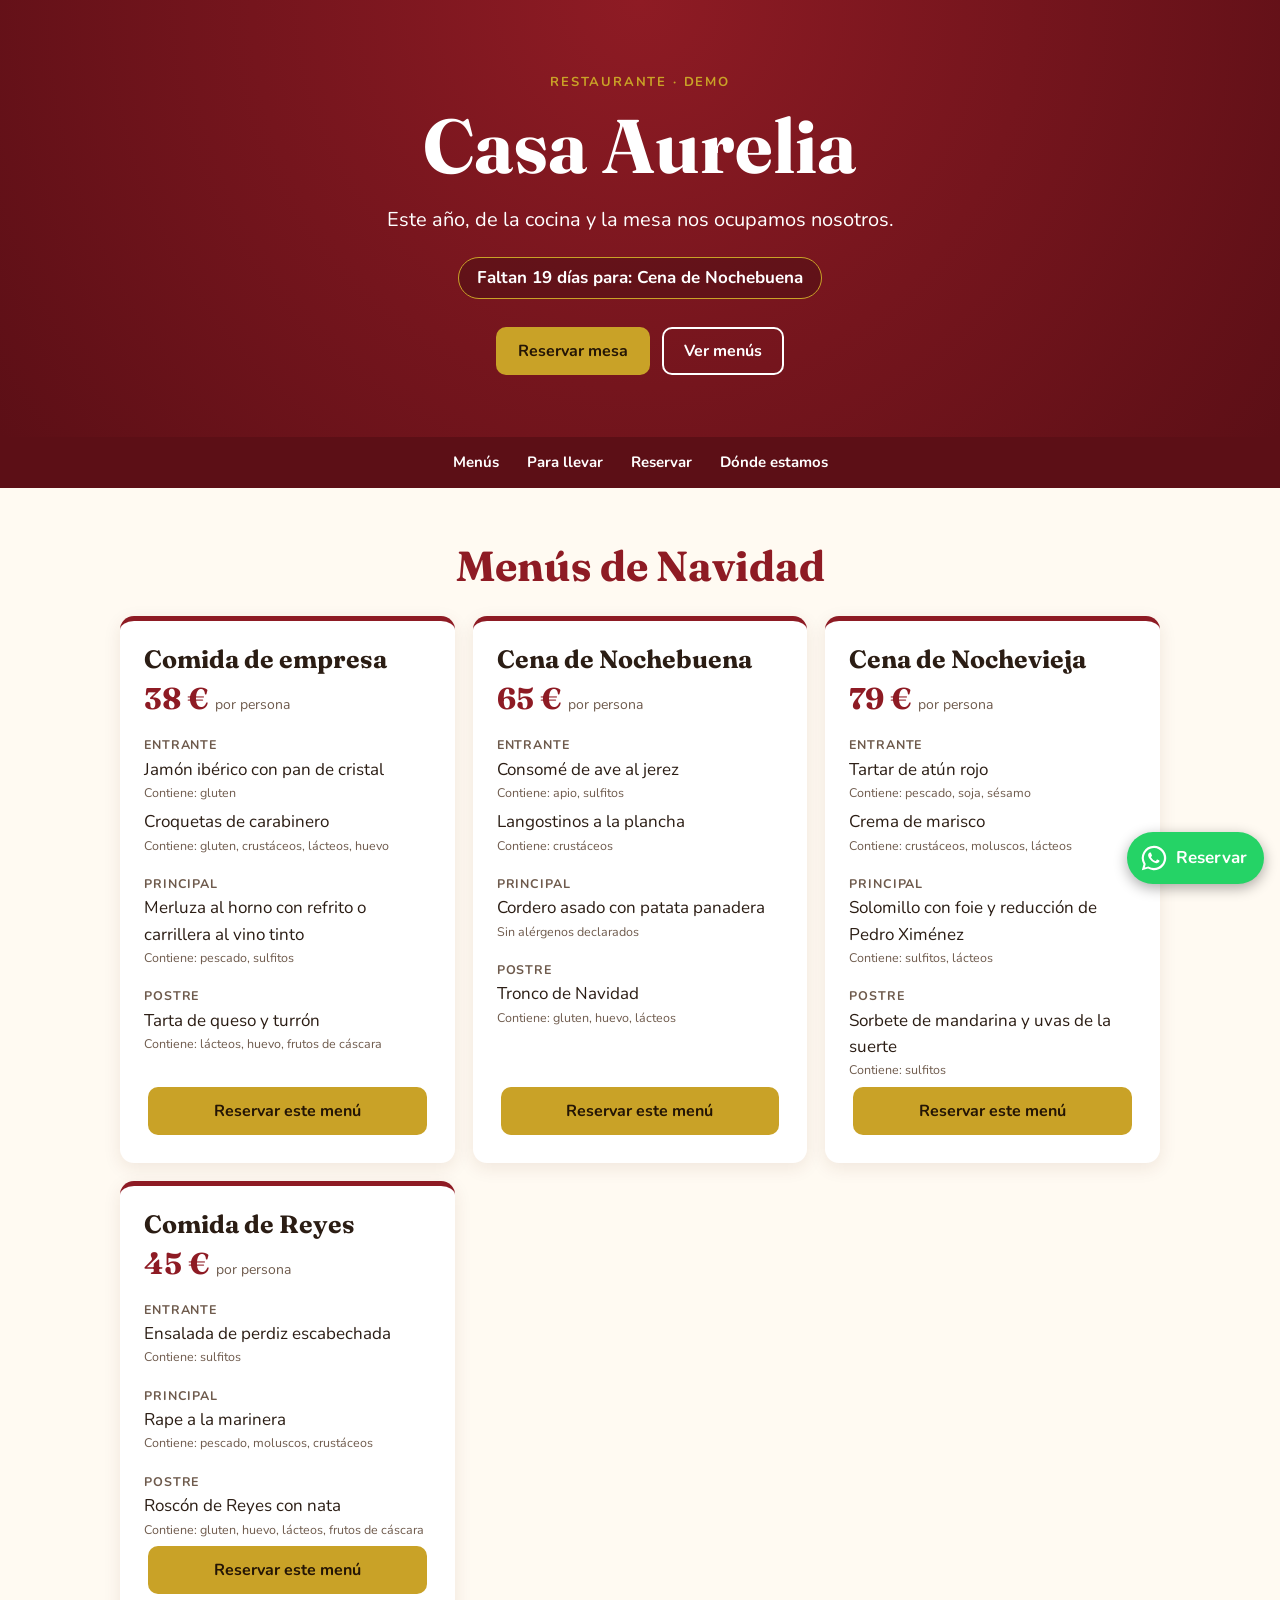
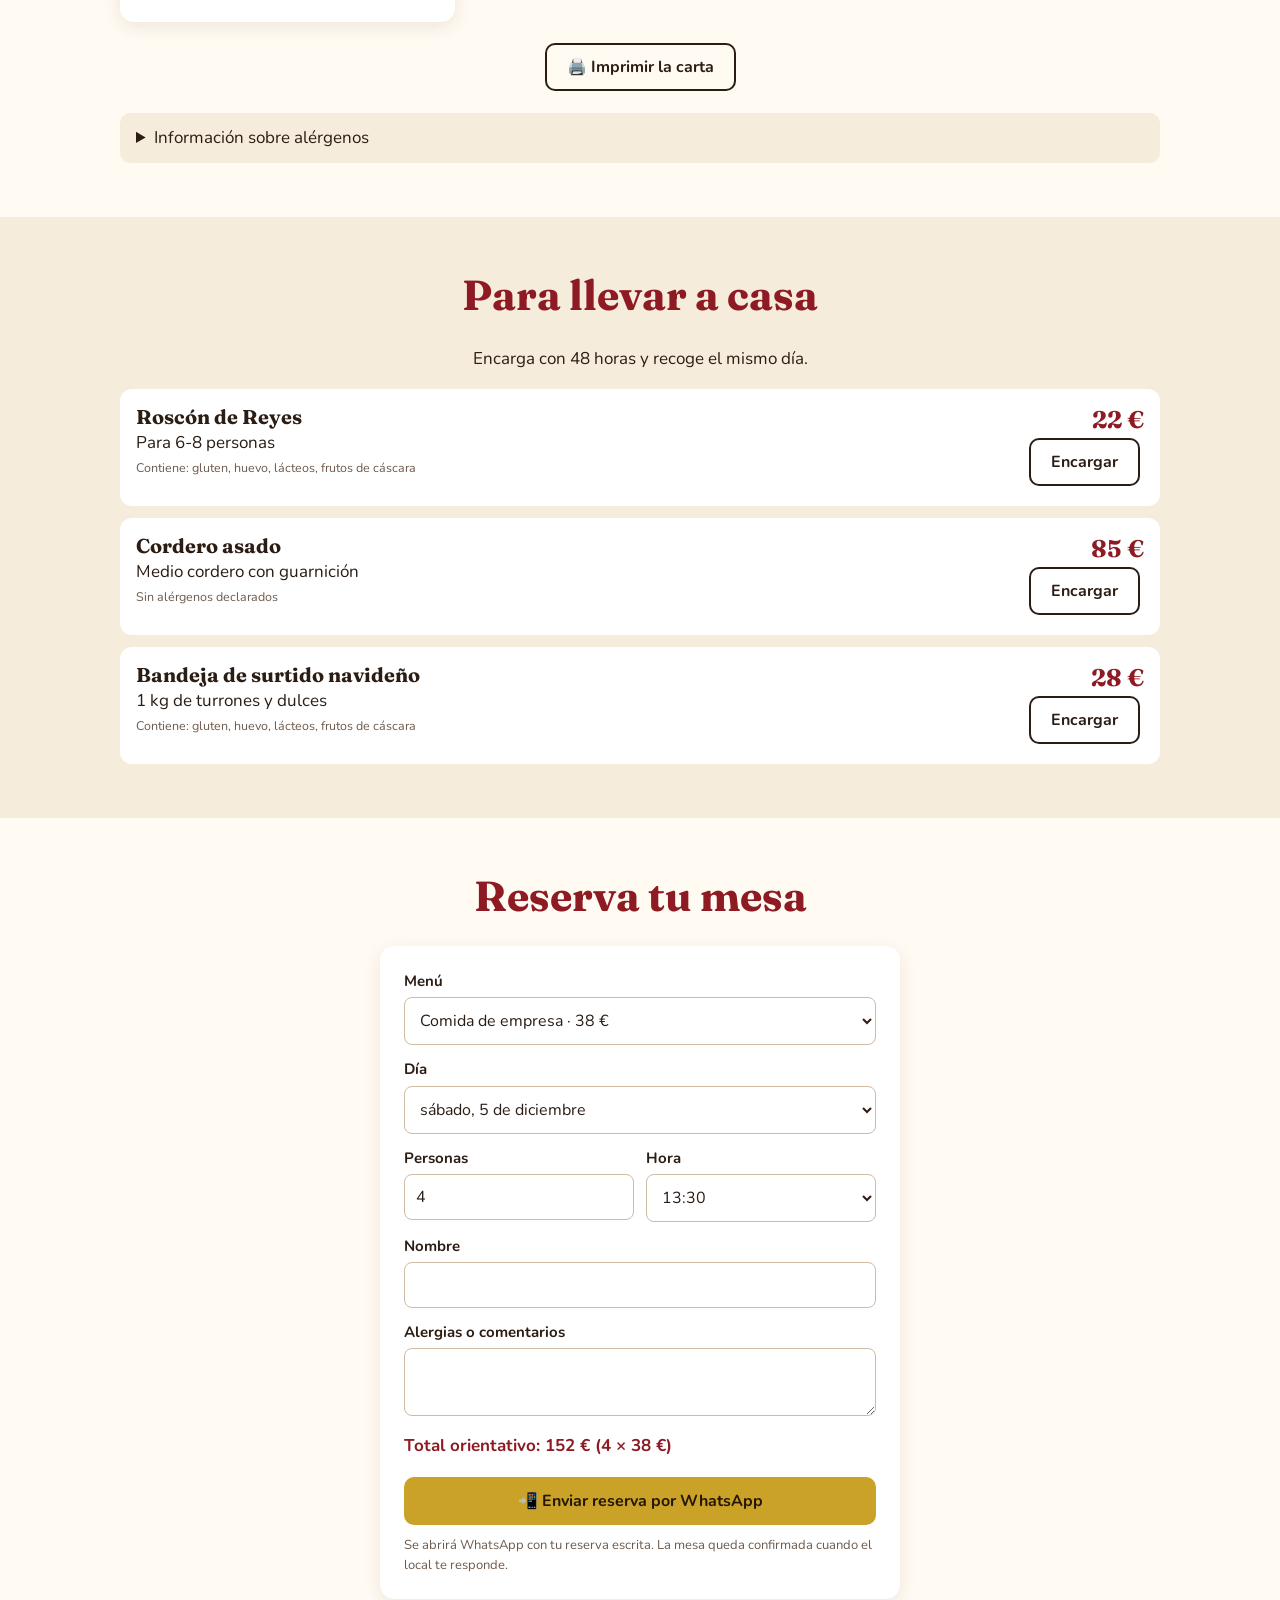
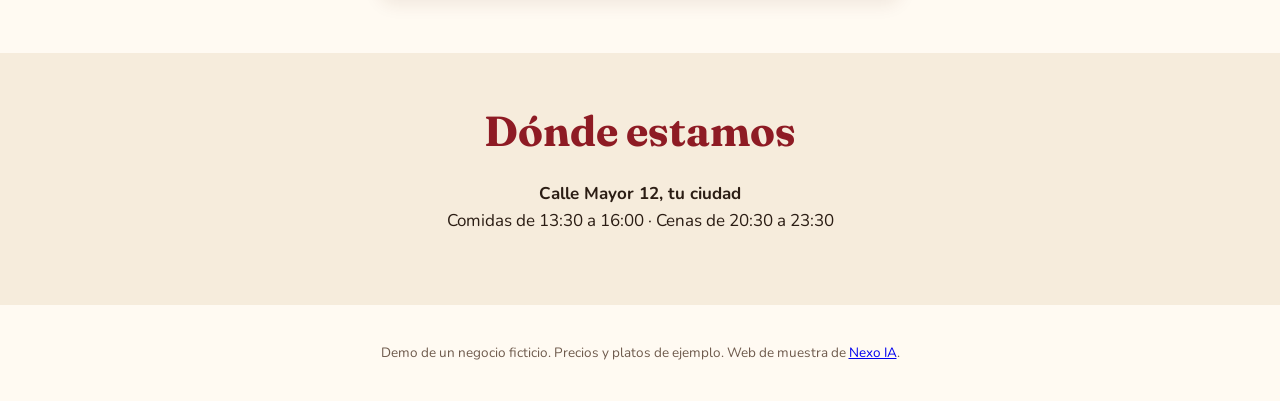
<file: index.html>
<!doctype html>
<html lang="es" data-local="restaurante">
<head>
<meta charset="utf-8"><meta name="viewport" content="width=device-width, initial-scale=1">
<title>Navidad</title>
<meta name="robots" content="noindex">
<link rel="stylesheet" href="https://fonts.googleapis.com/css2?family=Fraunces:wght@500;700&family=Nunito:wght@400;700&display=swap">
<link rel="stylesheet" href="estilos.css">
</head>
<body>
<div class="nieve" aria-hidden="true"></div>
<header class="portada">
  <p class="tipo" data-n="tipo"></p>
  <h1 data-n="nombre"></h1>
  <p class="lema" data-n="lema"></p>
  <div id="cuenta" class="cuenta" hidden></div>
  <a href="#reservar" class="boton">Reservar mesa</a>
  <a href="#menus" class="boton claro">Ver menús</a>
</header>
<nav class="menu"><a href="#menus">Menús</a><a href="#encargos">Para llevar</a><a href="#reservar">Reservar</a><a href="#donde">Dónde estamos</a></nav>
<main>
  <section id="menus"><h2>Menús de Navidad</h2><div id="lista-menus" class="tarjetas"></div>
    <p class="centro"><button id="imprimir" class="boton claro">🖨️ Imprimir la carta</button></p>
    <details class="alergenos"><summary>Información sobre alérgenos</summary><p>Cada plato indica sus alérgenos. Si tienes alguna alergia o intolerancia, avísanos al reservar. Tenemos la información completa a tu disposición.</p></details>
  </section>
  <section id="encargos" class="alterna"><h2 data-n="tituloEncargos"></h2><p class="centro" data-n="textoEncargos"></p><div id="lista-encargos" class="encargos"></div></section>
  <section id="reservar"><h2>Reserva tu mesa</h2>
    <form id="form" class="form">
      <label>Menú<select id="f-menu"></select></label>
      <label>Día<select id="f-dia"></select></label>
      <div class="dos"><label>Personas<input id="f-personas" type="number" min="1" max="60" value="4" inputmode="numeric"></label>
      <label>Hora<select id="f-hora"></select></label></div>
      <label>Nombre<input id="f-nombre" required maxlength="60" autocomplete="name"></label>
      <label>Alergias o comentarios<textarea id="f-nota" rows="2" maxlength="300"></textarea></label>
      <p id="total" class="total"></p>
      <button class="boton" type="submit">📲 Enviar reserva por WhatsApp</button>
      <p class="pequeno">Se abrirá WhatsApp con tu reserva escrita. La mesa queda confirmada cuando el local te responde.</p>
    </form>
  </section>
  <section id="donde" class="alterna"><h2>Dónde estamos</h2><p class="centro"><b data-n="direccion"></b><br><span data-n="horario"></span></p></section>
</main>
<a id="flotante" class="flotante" target="_blank" rel="noopener" aria-label="Reservar por WhatsApp"><svg viewBox="0 0 32 32" aria-hidden="true"><path fill="#fff" d="M16 3a13 13 0 0 0-11.2 19.6L3 29l6.6-1.7A13 13 0 1 0 16 3zm0 23.7a10.7 10.7 0 0 1-5.5-1.5l-.4-.2-3.9 1 1-3.8-.3-.4A10.7 10.7 0 1 1 16 26.700zm5.9-8c-.3-.2-1.900-.9-2.200-1s-.500-.200-.700.200l-1 1.200c-.200.200-.400.200-.700.100a8.800 8.800 0 0 1-4.400-3.800c-.300-.600.300-.500.900-1.800.100-.200 0-.400 0-.600l-1-2.300c-.200-.600-.500-.500-.700-.500h-.600a1.100 1.100 0 0 0-.800.400 3.400 3.400 0 0 0-1 2.500 5.800 5.800 0 0 0 1.200 3.100 13.300 13.300 0 0 0 5.100 4.500c1.900.800 2.600.900 3.600.700a3 3 0 0 0 2-1.400 2.400 2.400 0 0 0 .2-1.400c-.100-.100-.300-.200-.600-.300z"/></svg><span>Reservar</span></a>
<footer><p>Demo de un negocio ficticio. Precios y platos de ejemplo. Web de muestra de <a href="https://sergio-sysops.github.io/nexo-ia/">Nexo IA</a>.</p></footer>
<script src="datos.js"></script><script src="app.js"></script>
</body></html>
</file>
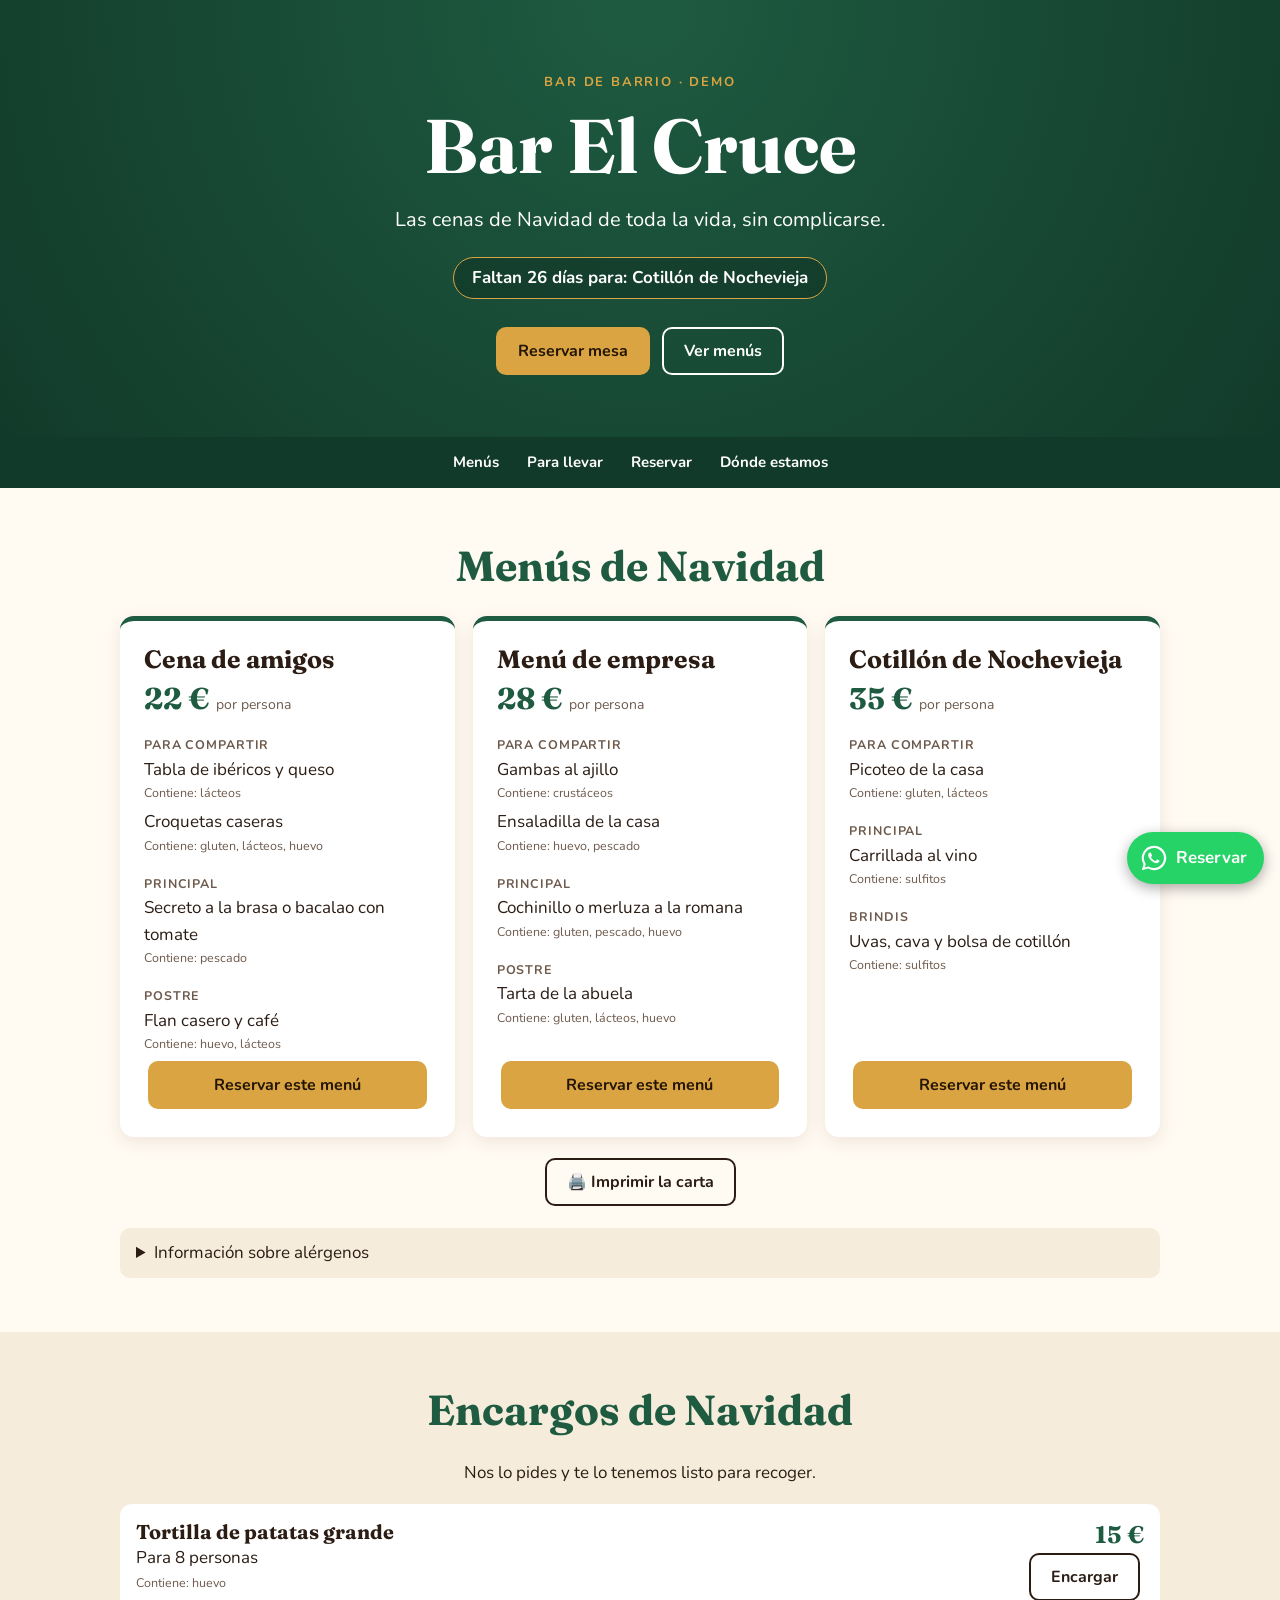
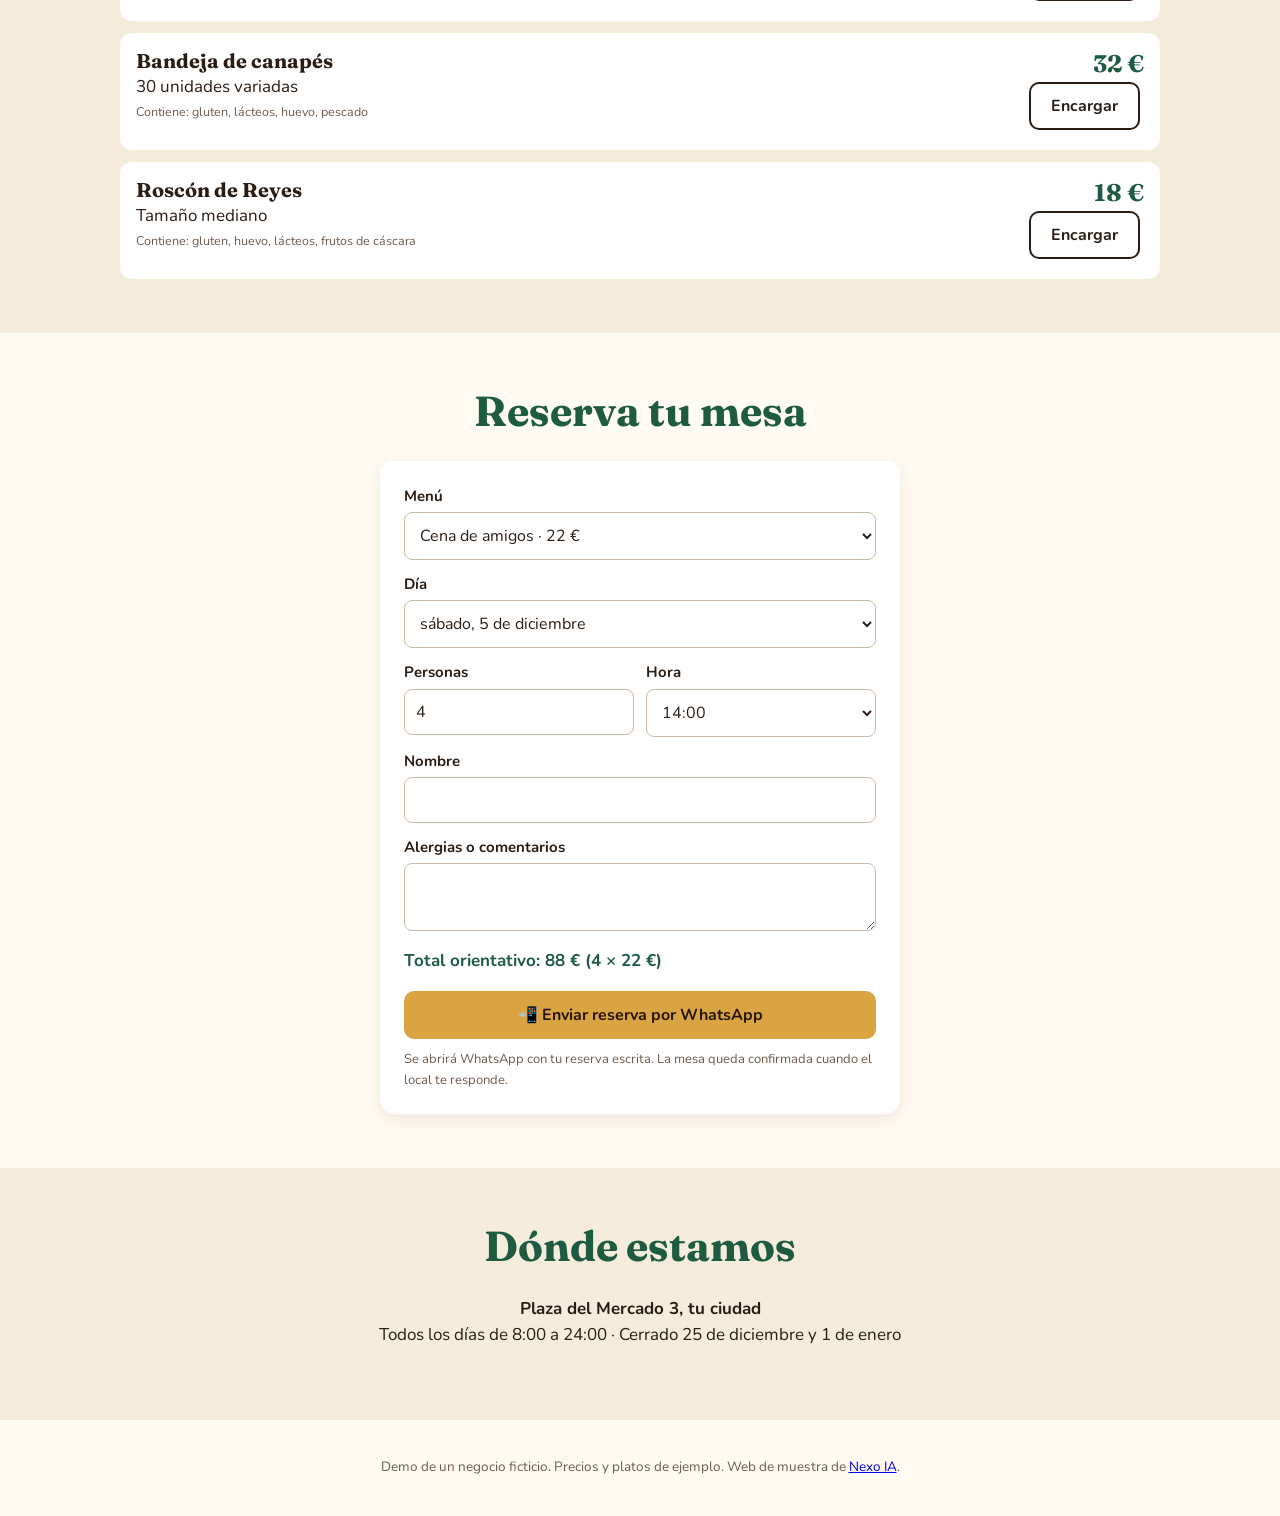
<file: bar.html>
<!doctype html>
<html lang="es" data-local="bar">
<head>
<meta charset="utf-8"><meta name="viewport" content="width=device-width, initial-scale=1">
<title>Navidad</title>
<meta name="robots" content="noindex">
<link rel="stylesheet" href="https://fonts.googleapis.com/css2?family=Fraunces:wght@500;700&family=Nunito:wght@400;700&display=swap">
<link rel="stylesheet" href="estilos.css">
</head>
<body>
<div class="nieve" aria-hidden="true"></div>
<header class="portada">
  <p class="tipo" data-n="tipo"></p>
  <h1 data-n="nombre"></h1>
  <p class="lema" data-n="lema"></p>
  <div id="cuenta" class="cuenta" hidden></div>
  <a href="#reservar" class="boton">Reservar mesa</a>
  <a href="#menus" class="boton claro">Ver menús</a>
</header>
<nav class="menu"><a href="#menus">Menús</a><a href="#encargos">Para llevar</a><a href="#reservar">Reservar</a><a href="#donde">Dónde estamos</a></nav>
<main>
  <section id="menus"><h2>Menús de Navidad</h2><div id="lista-menus" class="tarjetas"></div>
    <p class="centro"><button id="imprimir" class="boton claro">🖨️ Imprimir la carta</button></p>
    <details class="alergenos"><summary>Información sobre alérgenos</summary><p>Cada plato indica sus alérgenos. Si tienes alguna alergia o intolerancia, avísanos al reservar. Tenemos la información completa a tu disposición.</p></details>
  </section>
  <section id="encargos" class="alterna"><h2 data-n="tituloEncargos"></h2><p class="centro" data-n="textoEncargos"></p><div id="lista-encargos" class="encargos"></div></section>
  <section id="reservar"><h2>Reserva tu mesa</h2>
    <form id="form" class="form">
      <label>Menú<select id="f-menu"></select></label>
      <label>Día<select id="f-dia"></select></label>
      <div class="dos"><label>Personas<input id="f-personas" type="number" min="1" max="60" value="4" inputmode="numeric"></label>
      <label>Hora<select id="f-hora"></select></label></div>
      <label>Nombre<input id="f-nombre" required maxlength="60" autocomplete="name"></label>
      <label>Alergias o comentarios<textarea id="f-nota" rows="2" maxlength="300"></textarea></label>
      <p id="total" class="total"></p>
      <button class="boton" type="submit">📲 Enviar reserva por WhatsApp</button>
      <p class="pequeno">Se abrirá WhatsApp con tu reserva escrita. La mesa queda confirmada cuando el local te responde.</p>
    </form>
  </section>
  <section id="donde" class="alterna"><h2>Dónde estamos</h2><p class="centro"><b data-n="direccion"></b><br><span data-n="horario"></span></p></section>
</main>
<a id="flotante" class="flotante" target="_blank" rel="noopener" aria-label="Reservar por WhatsApp"><svg viewBox="0 0 32 32" aria-hidden="true"><path fill="#fff" d="M16 3a13 13 0 0 0-11.2 19.6L3 29l6.6-1.7A13 13 0 1 0 16 3zm0 23.7a10.7 10.7 0 0 1-5.5-1.5l-.4-.2-3.9 1 1-3.8-.3-.4A10.7 10.7 0 1 1 16 26.700zm5.9-8c-.3-.2-1.900-.9-2.200-1s-.500-.200-.700.200l-1 1.200c-.200.200-.400.200-.700.100a8.800 8.800 0 0 1-4.400-3.800c-.300-.600.300-.500.900-1.800.100-.200 0-.400 0-.600l-1-2.300c-.200-.600-.500-.500-.700-.500h-.600a1.100 1.100 0 0 0-.800.400 3.400 3.400 0 0 0-1 2.500 5.800 5.800 0 0 0 1.200 3.100 13.300 13.300 0 0 0 5.100 4.500c1.900.800 2.600.900 3.600.700a3 3 0 0 0 2-1.400 2.400 2.400 0 0 0 .2-1.400c-.100-.100-.300-.200-.600-.300z"/></svg><span>Reservar</span></a>
<footer><p>Demo de un negocio ficticio. Precios y platos de ejemplo. Web de muestra de <a href="https://sergio-sysops.github.io/nexo-ia/">Nexo IA</a>.</p></footer>
<script src="datos.js"></script><script src="app.js"></script>
</body></html>
</file>
<file: estilos.css>
:root{--fondo:#fffaf2;--texto:#2b1d14;--suave:#6e5a4c;--clara:#fff;--alterna:#f6ecdc}
.rojo{--prin:#8e1b24;--osc:#5c0f16;--acento:#c9a227}
.verde{--prin:#1e5b41;--osc:#123a2a;--acento:#d9a441}
*{box-sizing:border-box}html{scroll-behavior:smooth}body{margin:0;background:var(--fondo);color:var(--texto);font:17px/1.55 Nunito,system-ui,sans-serif}
[hidden]{display:none!important}
h1,h2,h3{font-family:Fraunces,Georgia,serif;line-height:1.15;margin:0}
.portada{position:relative;padding:72px 22px 58px;text-align:center;color:#fff;background:radial-gradient(circle at 50% 0,var(--prin),var(--osc))}
.portada h1{font-size:clamp(42px,10vw,76px)}.tipo{letter-spacing:.14em;text-transform:uppercase;font-size:13px;color:var(--acento);font-weight:700;margin:0 0 10px}
.lema{font-size:20px;max-width:560px;margin:14px auto 22px}
.cuenta{display:inline-block;background:#0003;border:1px solid var(--acento);border-radius:30px;padding:7px 18px;margin:0 auto 24px;font-weight:700;display:block;width:fit-content}
.boton{display:inline-block;background:var(--acento);color:#241505;font:700 16px Nunito,sans-serif;padding:13px 22px;border:0;border-radius:10px;text-decoration:none;cursor:pointer;margin:4px}
.boton.claro{background:transparent;color:inherit;box-shadow:inset 0 0 0 2px currentColor}
.menu{position:sticky;top:0;z-index:5;display:flex;justify-content:center;gap:4px;background:var(--osc);padding:6px;overflow-x:auto}
.menu a{color:#fff;text-decoration:none;padding:8px 12px;font-weight:700;font-size:15px;white-space:nowrap}
section{padding:54px 18px;scroll-margin-top:46px}section>*{max-width:1040px;margin-left:auto;margin-right:auto}
.alterna{background:var(--alterna)}h2{font-size:clamp(30px,6vw,42px);text-align:center;margin-bottom:26px;color:var(--prin)}
.centro{text-align:center}.tarjetas{display:grid;grid-template-columns:repeat(auto-fit,minmax(280px,1fr));gap:18px}
.tarjeta{background:var(--clara);border-radius:14px;padding:24px;border-top:5px solid var(--prin);box-shadow:0 5px 18px #5c2b1218;display:flex;flex-direction:column}
.tarjeta h3{font-size:25px}.precio{font:700 30px Fraunces,serif;color:var(--prin);margin:6px 0}.precio small{font:400 14px Nunito,sans-serif;color:var(--suave)}
.tarjeta h4{margin:12px 0 2px;text-transform:uppercase;letter-spacing:.07em;font-size:12.5px;color:var(--suave)}.plato{margin:0 0 7px}.tarjeta .boton{margin-top:auto}
.al{display:block;font-size:12.5px;color:var(--suave)}.alergenos{margin-top:18px;background:var(--alterna);padding:12px 16px;border-radius:10px}
.encargos{display:grid;gap:12px}.encargo{display:flex;justify-content:space-between;gap:14px;background:var(--clara);border-radius:12px;padding:16px}
.encargo h3{font-size:20px}.encargo p{margin:2px 0}.der{text-align:right;flex:none}.der b{display:block;font:700 24px Fraunces,serif;color:var(--prin)}
.form{max-width:520px;background:var(--clara);padding:24px;border-radius:14px;box-shadow:0 5px 18px #5c2b1218}
.form label{display:block;font-weight:700;margin-bottom:13px;font-size:15px}.form input,.form select,.form textarea{display:block;width:100%;margin-top:4px;padding:11px;font:16px Nunito,sans-serif;border:1px solid #cdbba6;border-radius:8px;background:#fff;color:inherit}
.dos{display:grid;grid-template-columns:1fr 1fr;gap:12px}.total{font-weight:700;color:var(--prin)}.form .boton{width:100%;margin:0}.pequeno{font-size:13px;color:var(--suave);margin:10px 0 0}
footer{text-align:center;padding:24px 16px;font-size:13.5px;color:var(--suave)}
.nieve{position:fixed;inset:0;pointer-events:none;z-index:9;overflow:hidden}.nieve i{position:absolute;top:-10px;width:6px;height:6px;border-radius:50%;background:#fff;box-shadow:0 0 2px #0002;animation:cae linear infinite}
@keyframes cae{to{transform:translate(30px,105vh)}}
.flotante{position:fixed;right:16px;bottom:16px;z-index:8;display:flex;align-items:center;gap:7px;background:#25d366;color:#fff;text-decoration:none;font-weight:700;padding:11px 17px 11px 12px;border-radius:30px;box-shadow:0 4px 14px #0005}
.flotante svg{width:30px;height:30px;display:block}
.flotante:hover{background:#1fb855}
@media(max-width:520px){.encargo{flex-direction:column}.der{text-align:left;display:flex;justify-content:space-between;align-items:center}}
@media print{.nieve,.flotante,.menu,.boton,#encargos,#reservar,#donde,.cuenta,footer{display:none!important}body{background:#fff;font-size:12.5pt}.portada{background:none;color:#000;padding:0}.tarjetas{display:block}.tarjeta{box-shadow:none;break-inside:avoid;margin-bottom:12pt;border:1px solid #999}section{padding:10pt 0}}
</file>
